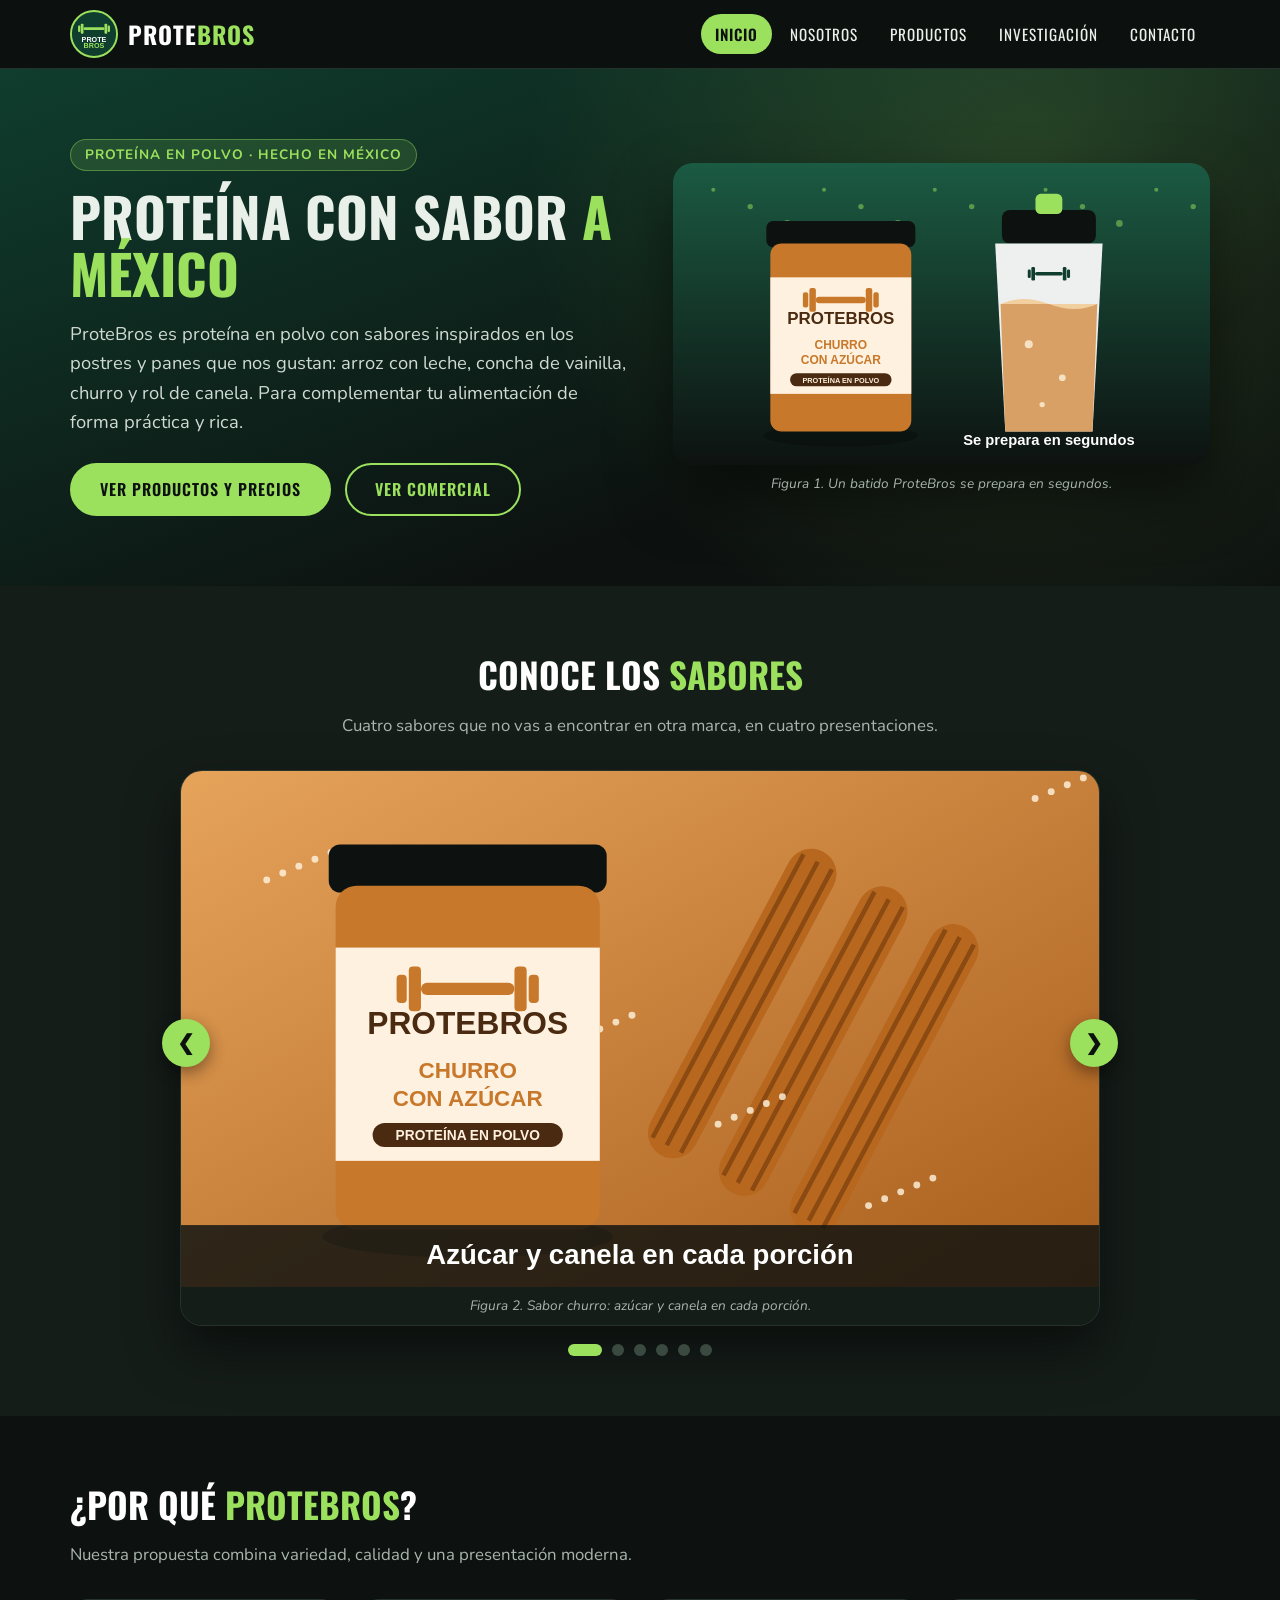
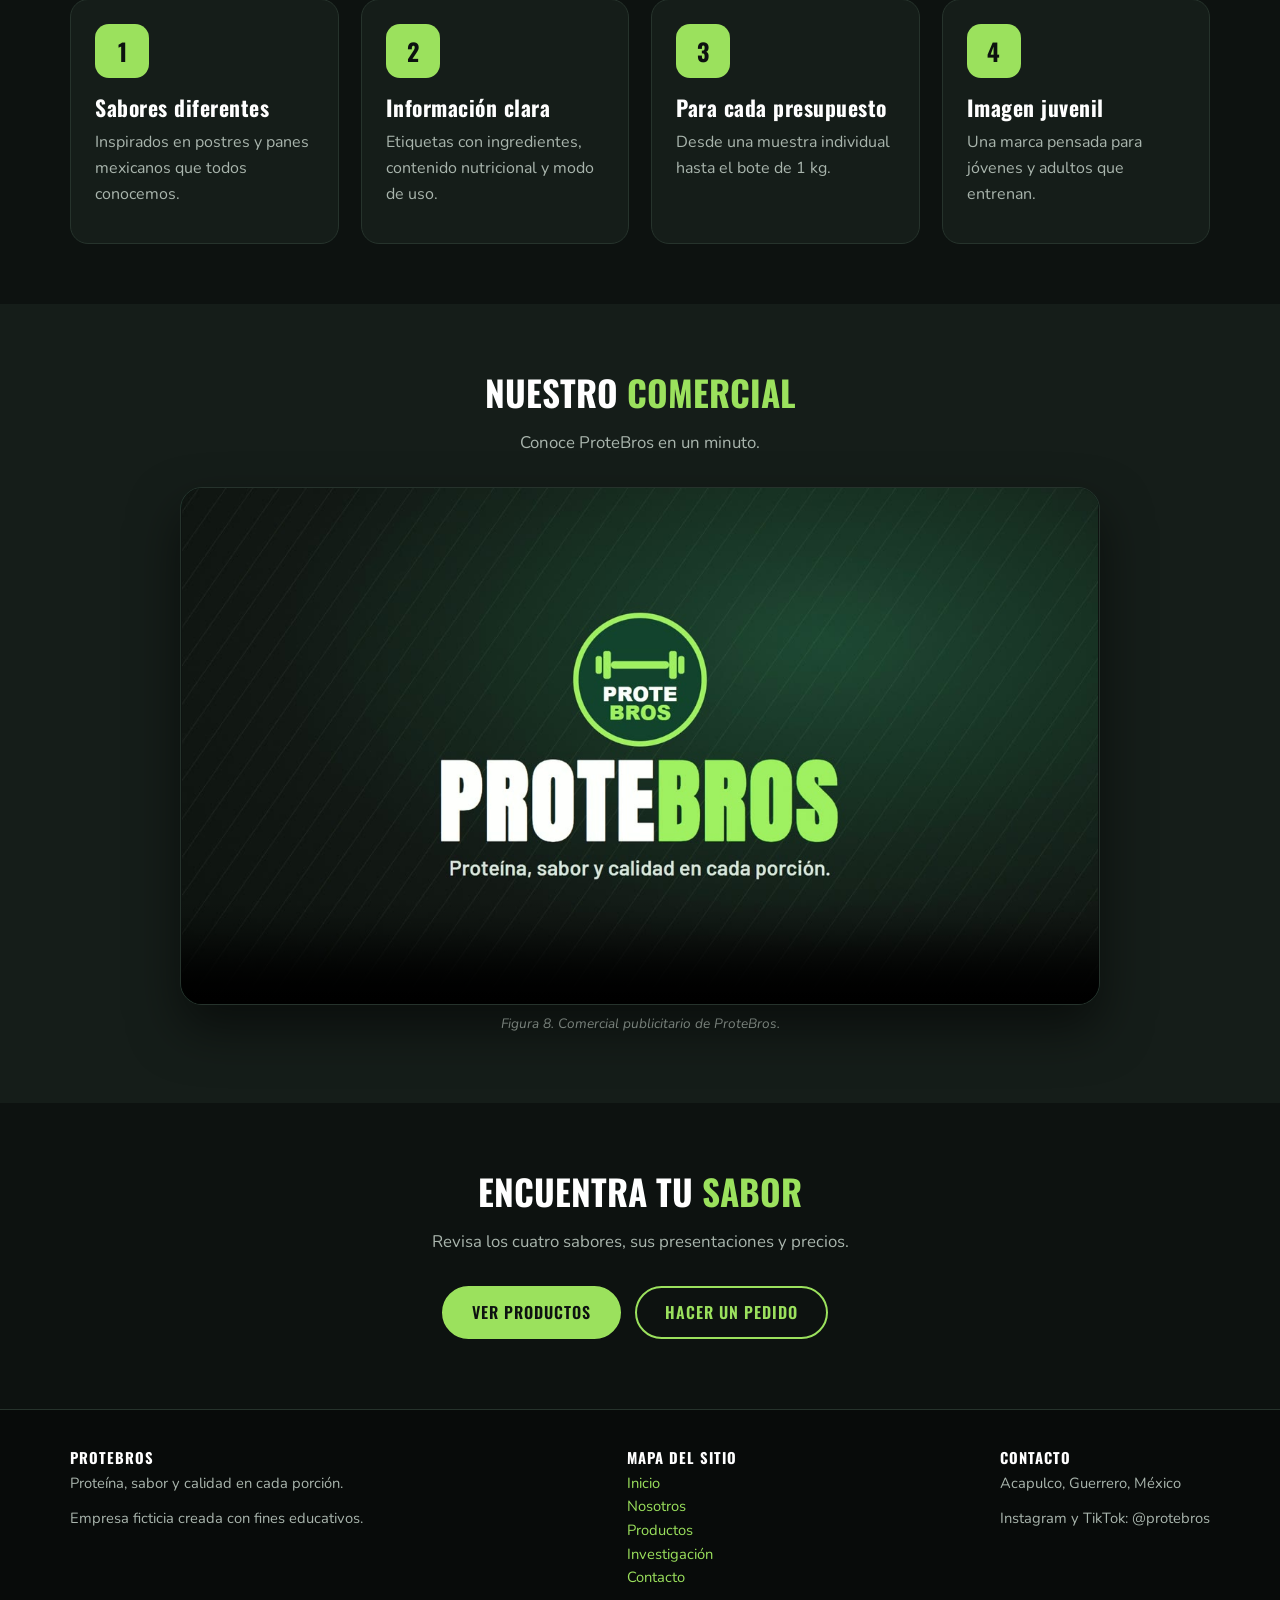
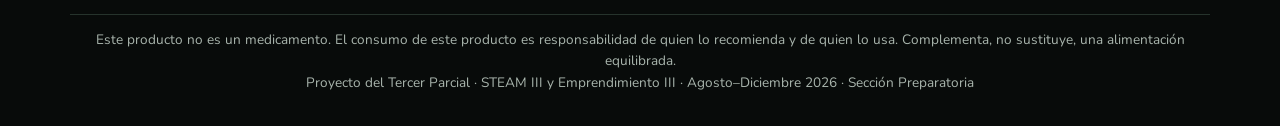
<file: Pagina-web-ProteBros/index.html>
<!DOCTYPE html>
<html lang="es">
<head>
  <meta charset="UTF-8">
  <meta name="viewport" content="width=device-width, initial-scale=1.0">
  <meta name="description" content="ProteBros: proteína en polvo con sabores inspirados en postres y panes mexicanos.">
  <title>Inicio | ProteBros</title>
  <link rel="icon" type="image/svg+xml" href="img/logo.svg">
  <link rel="preconnect" href="https://fonts.googleapis.com">
  <link rel="preconnect" href="https://fonts.gstatic.com" crossorigin>
  <link rel="stylesheet" href="https://fonts.googleapis.com/css2?family=Oswald:wght@500;600;700&family=Nunito:wght@400;600;700&display=swap">
  <link rel="stylesheet" href="css/estilos.css">
</head>
<body>
  <header class="sitio">
    <div class="contenedor">
      <a class="marca" href="index.html" aria-label="ProteBros, ir al inicio">
        <img src="img/logo.svg" alt="Logotipo de ProteBros">
        <span>PROTE<b>BROS</b></span>
      </a>
      <nav aria-label="Navegación principal">
        <ul>
        <li><a href="index.html" class="activo" aria-current="page">Inicio</a></li>
        <li><a href="nosotros.html">Nosotros</a></li>
        <li><a href="productos.html">Productos</a></li>
        <li><a href="investigacion.html">Investigación</a></li>
        <li><a href="contacto.html">Contacto</a></li>
        </ul>
      </nav>
    </div>
  </header>

  <main>
    <section class="hero">
      <div class="contenedor">
        <div>
          <span class="etiqueta">Proteína en polvo · Hecho en México</span>
          <h1>Proteína con sabor <span>a México</span></h1>
          <p>ProteBros es proteína en polvo con sabores inspirados en los postres y panes que nos gustan: arroz con leche, concha de vainilla, churro y rol de canela. Para complementar tu alimentación de forma práctica y rica.</p>
          <a class="boton" href="productos.html">Ver productos y precios</a>
          <a class="boton secundario" href="#comercial">Ver comercial</a>
        </div>
        <figure>
          <img src="img/batido.svg" alt="Vaso mezclador con batido de proteína junto a un bote ProteBros" width="800" height="450">
          <figcaption>Figura 1. Un batido ProteBros se prepara en segundos.</figcaption>
        </figure>
      </div>
    </section>

    <section class="alterna">
      <div class="contenedor centrado">
        <h2>Conoce los <span>sabores</span></h2>
        <p class="intro">Cuatro sabores que no vas a encontrar en otra marca, en cuatro presentaciones.</p>
        <div class="carrusel" aria-roledescription="carrusel" aria-label="Sabores y presentaciones de ProteBros">
          <div class="carrusel-ventana">
            <div class="carrusel-pista">
              <figure class="diapositiva">
                <img src="img/sabor-churro.svg" alt="Bote de proteína ProteBros sabor churro" width="800" height="450">
                <figcaption>Figura 2. Sabor churro: azúcar y canela en cada porción.</figcaption>
              </figure>
              <figure class="diapositiva">
                <img src="img/sabor-concha.svg" alt="Bote de proteína ProteBros sabor concha de vainilla" width="800" height="450">
                <figcaption>Figura 3. Sabor concha de vainilla: el pan dulce de siempre.</figcaption>
              </figure>
              <figure class="diapositiva">
                <img src="img/sabor-arroz.svg" alt="Bote de proteína ProteBros sabor arroz con leche" width="800" height="450">
                <figcaption>Figura 4. Sabor arroz con leche: el postre de la abuela.</figcaption>
              </figure>
              <figure class="diapositiva">
                <img src="img/sabor-rol.svg" alt="Bote de proteína ProteBros sabor rol de canela" width="800" height="450">
                <figcaption>Figura 5. Sabor rol de canela: canela y glaseado.</figcaption>
              </figure>
              <figure class="diapositiva">
                <img src="img/presentaciones.svg" alt="Presentaciones de ProteBros: muestra, 300 g, 500 g y 1 kg" width="800" height="450">
                <figcaption>Figura 6. Cuatro presentaciones para cada presupuesto.</figcaption>
              </figure>
              <figure class="diapositiva">
                <img src="img/batido.svg" alt="Vaso mezclador con batido de proteína junto a un bote ProteBros" width="800" height="450">
                <figcaption>Figura 7. Se prepara en segundos con agua o leche.</figcaption>
              </figure>
            </div>
          </div>
          <button type="button" class="carrusel-boton carrusel-anterior" aria-label="Imagen anterior">&#10094;</button>
          <button type="button" class="carrusel-boton carrusel-siguiente" aria-label="Imagen siguiente">&#10095;</button>
          <div class="carrusel-puntos"></div>
        </div>
      </div>
    </section>

    <section>
      <div class="contenedor">
        <h2>¿Por qué <span>ProteBros</span>?</h2>
        <p class="intro">Nuestra propuesta combina variedad, calidad y una presentación moderna.</p>
        <div class="rejilla">
          <article class="tarjeta"><div class="icono">1</div><h3>Sabores diferentes</h3><p>Inspirados en postres y panes mexicanos que todos conocemos.</p></article>
          <article class="tarjeta"><div class="icono">2</div><h3>Información clara</h3><p>Etiquetas con ingredientes, contenido nutricional y modo de uso.</p></article>
          <article class="tarjeta"><div class="icono">3</div><h3>Para cada presupuesto</h3><p>Desde una muestra individual hasta el bote de 1 kg.</p></article>
          <article class="tarjeta"><div class="icono">4</div><h3>Imagen juvenil</h3><p>Una marca pensada para jóvenes y adultos que entrenan.</p></article>
        </div>
      </div>
    </section>

    <section id="comercial" class="alterna">
      <div class="contenedor centrado">
        <h2>Nuestro <span>comercial</span></h2>
        <p class="intro">Conoce ProteBros en un minuto.</p>
        <figure class="video">
          <div class="video-marco">
            <video controls preload="metadata" poster="video/portada.jpg" playsinline>
              <source src="video/comercial.mp4" type="video/mp4">
              Tu navegador no puede reproducir el video.
            </video>
          </div>
          <figcaption>Figura 8. Comercial publicitario de ProteBros.</figcaption>
        </figure>
      </div>
    </section>

    <section>
      <div class="contenedor centrado">
        <h2>Encuentra tu <span>sabor</span></h2>
        <p class="intro">Revisa los cuatro sabores, sus presentaciones y precios.</p>
        <a class="boton" href="productos.html">Ver productos</a>
        <a class="boton secundario" href="contacto.html">Hacer un pedido</a>
      </div>
    </section>

  </main>

  <footer class="sitio">
    <div class="contenedor">
      <div>
        <strong>ProteBros</strong>
        <p>Proteína, sabor y calidad en cada porción.</p>
        <p>Empresa ficticia creada con fines educativos.</p>
      </div>
      <div>
        <strong>Mapa del sitio</strong>
        <ul>
          <li><a href="index.html">Inicio</a></li>
          <li><a href="nosotros.html">Nosotros</a></li>
          <li><a href="productos.html">Productos</a></li>
          <li><a href="investigacion.html">Investigación</a></li>
          <li><a href="contacto.html">Contacto</a></li>
        </ul>
      </div>
      <div>
        <strong>Contacto</strong>
        <p>Acapulco, Guerrero, México</p>
        <p>Instagram y TikTok: @protebros</p>
      </div>
      <p class="legal">Este producto no es un medicamento. El consumo de este producto es responsabilidad de quien lo recomienda y de quien lo usa. Complementa, no sustituye, una alimentación equilibrada.<br>Proyecto del Tercer Parcial &middot; STEAM III y Emprendimiento III &middot; Agosto&ndash;Diciembre 2026 &middot; Sección Preparatoria</p>
    </div>
  </footer>
  <script src="js/carrusel.js"></script>
</body>
</html>
</file>
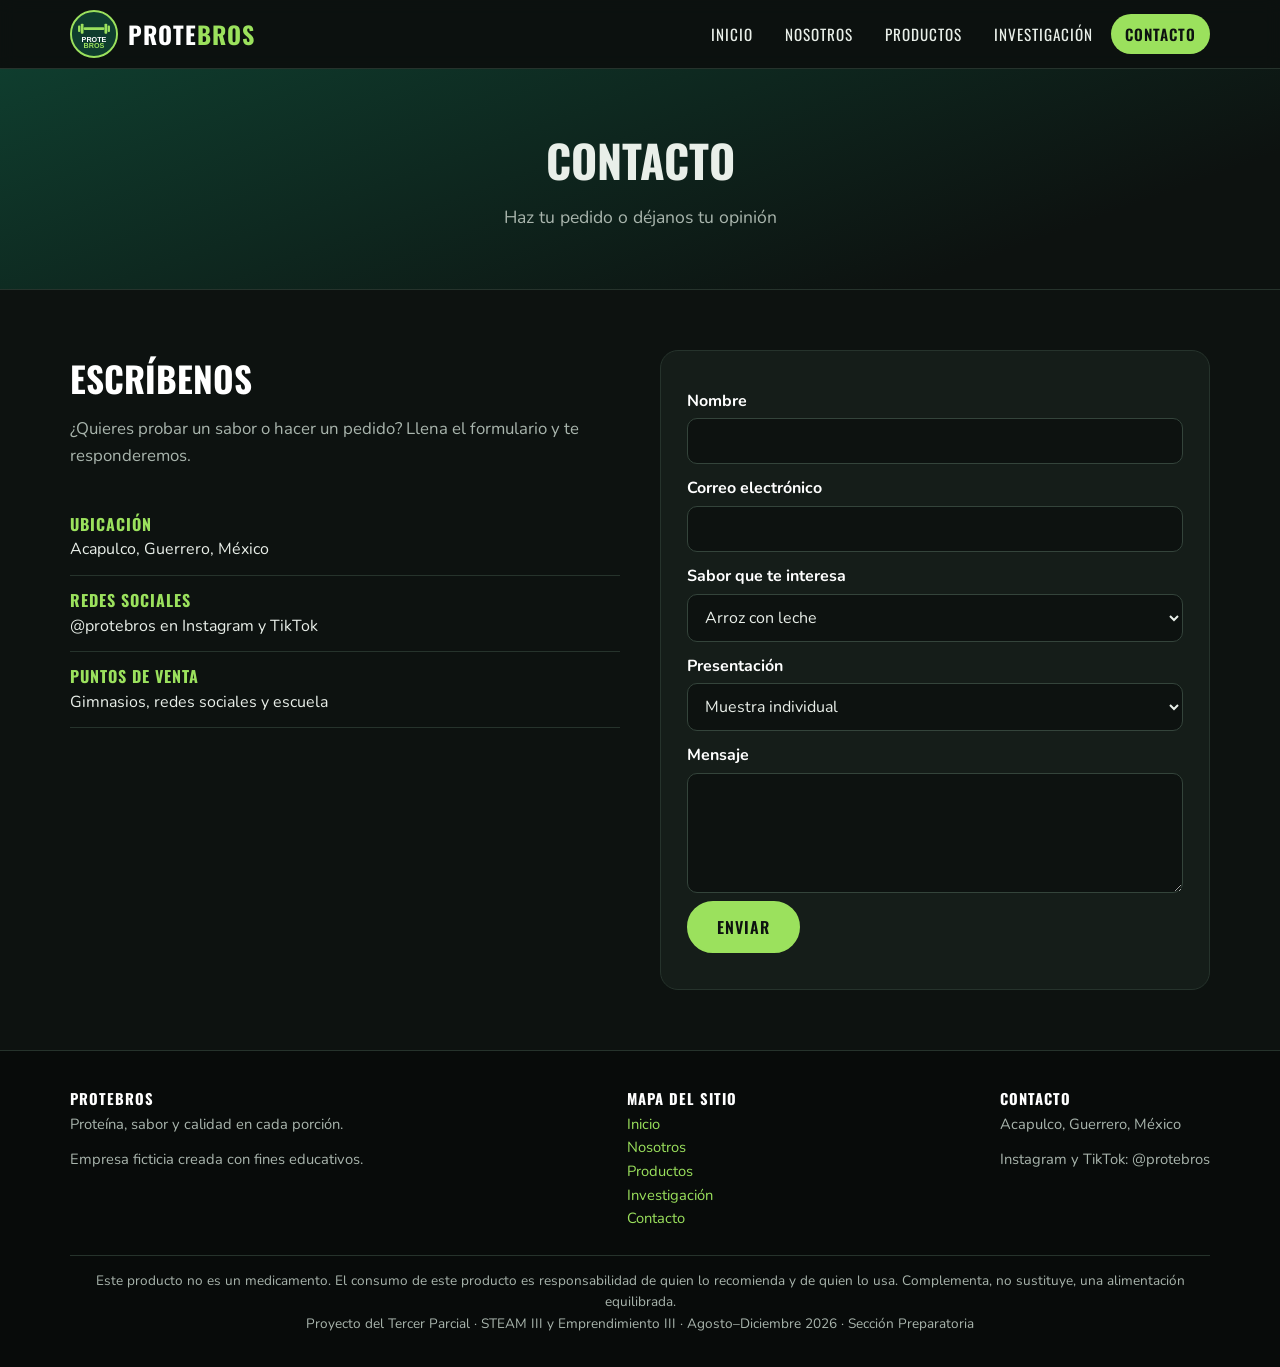
<file: Pagina-web-ProteBros/contacto.html>
<!DOCTYPE html>
<html lang="es">
<head>
  <meta charset="UTF-8">
  <meta name="viewport" content="width=device-width, initial-scale=1.0">
  <meta name="description" content="Contacta a ProteBros para pedidos y comentarios.">
  <title>Contacto | ProteBros</title>
  <link rel="icon" type="image/svg+xml" href="img/logo.svg">
  <link rel="preconnect" href="https://fonts.googleapis.com">
  <link rel="preconnect" href="https://fonts.gstatic.com" crossorigin>
  <link rel="stylesheet" href="https://fonts.googleapis.com/css2?family=Oswald:wght@500;600;700&family=Nunito:wght@400;600;700&display=swap">
  <link rel="stylesheet" href="css/estilos.css">
</head>
<body>
  <header class="sitio">
    <div class="contenedor">
      <a class="marca" href="index.html" aria-label="ProteBros, ir al inicio">
        <img src="img/logo.svg" alt="Logotipo de ProteBros">
        <span>PROTE<b>BROS</b></span>
      </a>
      <nav aria-label="Navegación principal">
        <ul>
        <li><a href="index.html">Inicio</a></li>
        <li><a href="nosotros.html">Nosotros</a></li>
        <li><a href="productos.html">Productos</a></li>
        <li><a href="investigacion.html">Investigación</a></li>
        <li><a href="contacto.html" class="activo" aria-current="page">Contacto</a></li>
        </ul>
      </nav>
    </div>
  </header>

  <main>
    <div class="titulo-pagina">
      <div class="contenedor">
        <h1>Contacto</h1>
        <p>Haz tu pedido o déjanos tu opinión</p>
      </div>
    </div>

    <section>
      <div class="contenedor dos-columnas" style="align-items:start">
        <div>
          <h2>Escríbenos</h2>
          <p class="intro">¿Quieres probar un sabor o hacer un pedido? Llena el formulario y te responderemos.</p>
          <ul class="datos">
            <li><strong>Ubicación</strong>Acapulco, Guerrero, México</li>
            <li><strong>Redes sociales</strong>@protebros en Instagram y TikTok</li>
            <li><strong>Puntos de venta</strong>Gimnasios, redes sociales y escuela</li>
          </ul>
        </div>
        <form action="#" method="post" onsubmit="alert('¡Gracias! Este formulario es de demostración.'); return false;">
          <label for="nombre">Nombre</label>
          <input id="nombre" name="nombre" type="text" required>
          <label for="correo">Correo electrónico</label>
          <input id="correo" name="correo" type="email" required>
          <label for="sabor">Sabor que te interesa</label>
          <select id="sabor" name="sabor">
            <option>Arroz con leche</option>
            <option>Concha de vainilla</option>
            <option>Churro</option>
            <option>Rol de canela</option>
          </select>
          <label for="presentacion">Presentación</label>
          <select id="presentacion" name="presentacion">
            <option>Muestra individual</option>
            <option>Envase de 300 g</option>
            <option>Envase de 500 g</option>
            <option>Envase de 1 kg</option>
          </select>
          <label for="mensaje">Mensaje</label>
          <textarea id="mensaje" name="mensaje"></textarea>
          <button class="boton" type="submit">Enviar</button>
        </form>
      </div>
    </section>

  </main>

  <footer class="sitio">
    <div class="contenedor">
      <div>
        <strong>ProteBros</strong>
        <p>Proteína, sabor y calidad en cada porción.</p>
        <p>Empresa ficticia creada con fines educativos.</p>
      </div>
      <div>
        <strong>Mapa del sitio</strong>
        <ul>
          <li><a href="index.html">Inicio</a></li>
          <li><a href="nosotros.html">Nosotros</a></li>
          <li><a href="productos.html">Productos</a></li>
          <li><a href="investigacion.html">Investigación</a></li>
          <li><a href="contacto.html">Contacto</a></li>
        </ul>
      </div>
      <div>
        <strong>Contacto</strong>
        <p>Acapulco, Guerrero, México</p>
        <p>Instagram y TikTok: @protebros</p>
      </div>
      <p class="legal">Este producto no es un medicamento. El consumo de este producto es responsabilidad de quien lo recomienda y de quien lo usa. Complementa, no sustituye, una alimentación equilibrada.<br>Proyecto del Tercer Parcial &middot; STEAM III y Emprendimiento III &middot; Agosto&ndash;Diciembre 2026 &middot; Sección Preparatoria</p>
    </div>
  </footer>
</body>
</html>
</file>
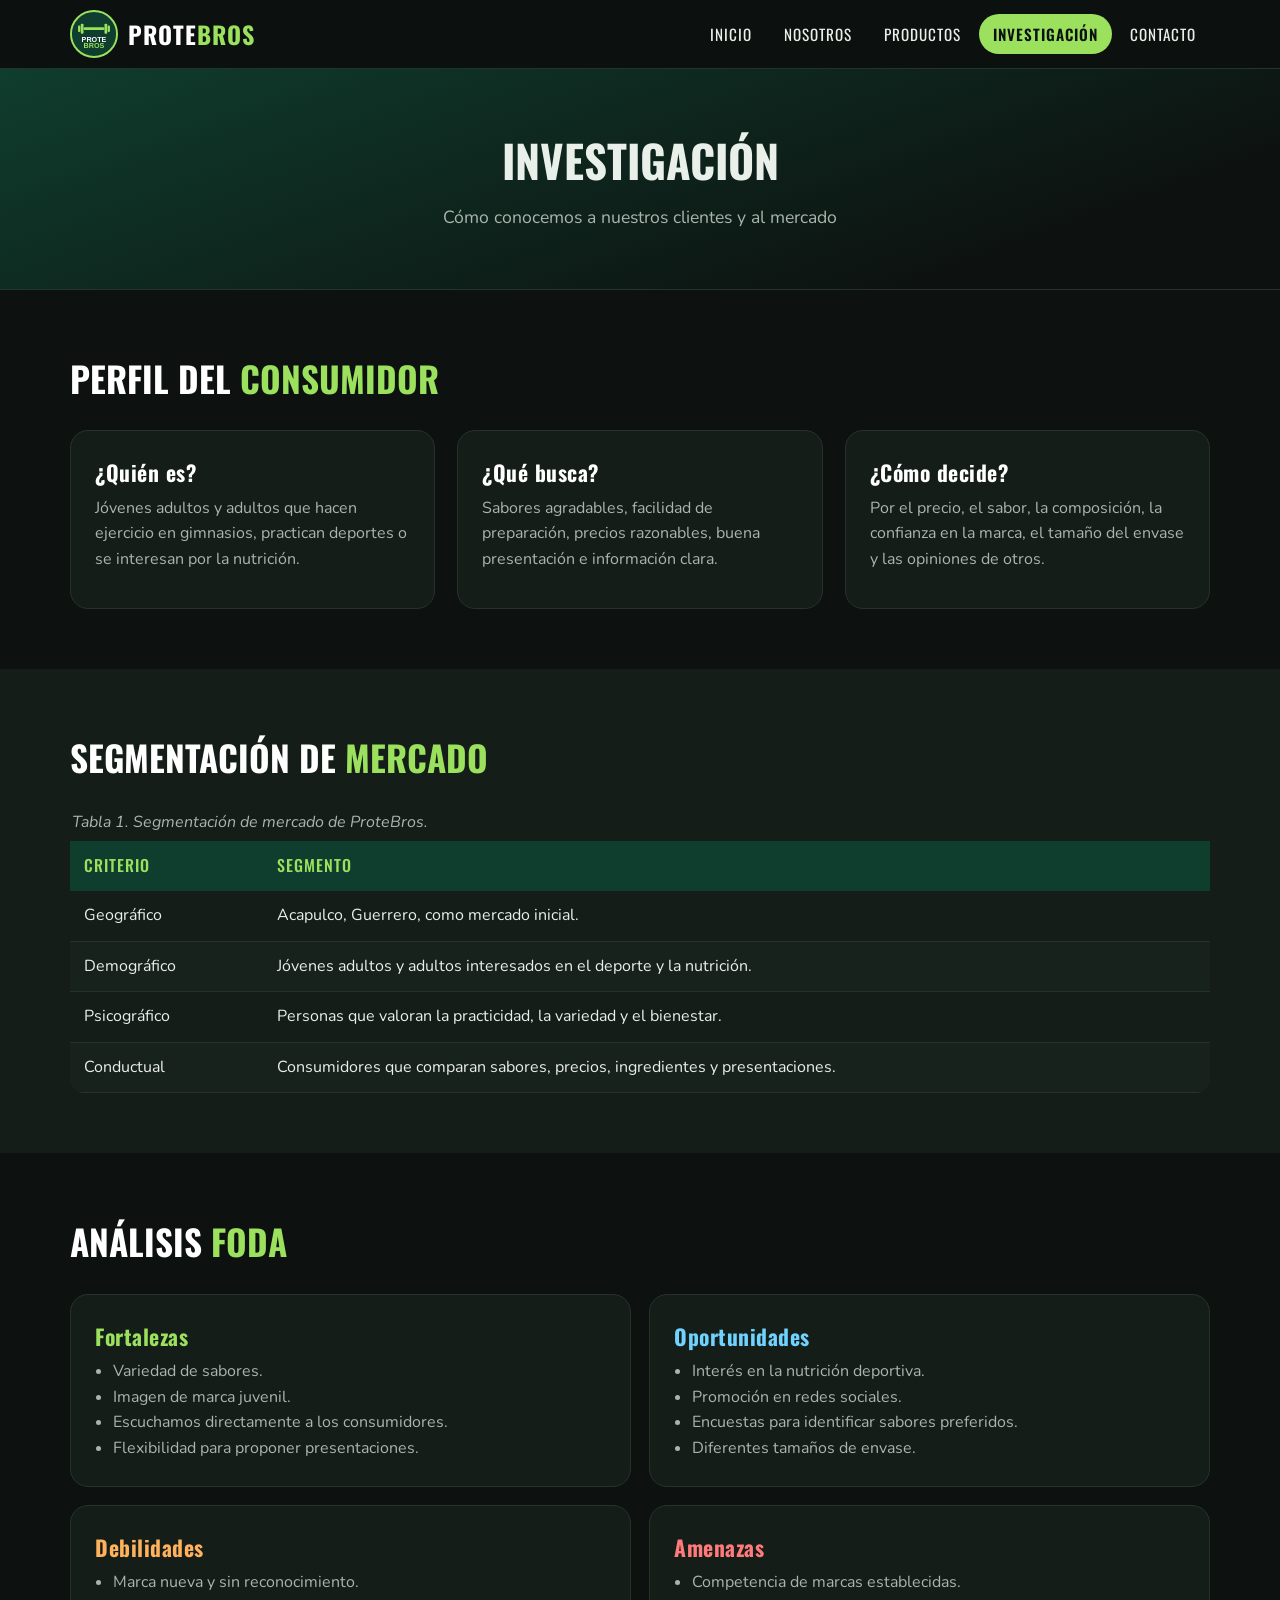
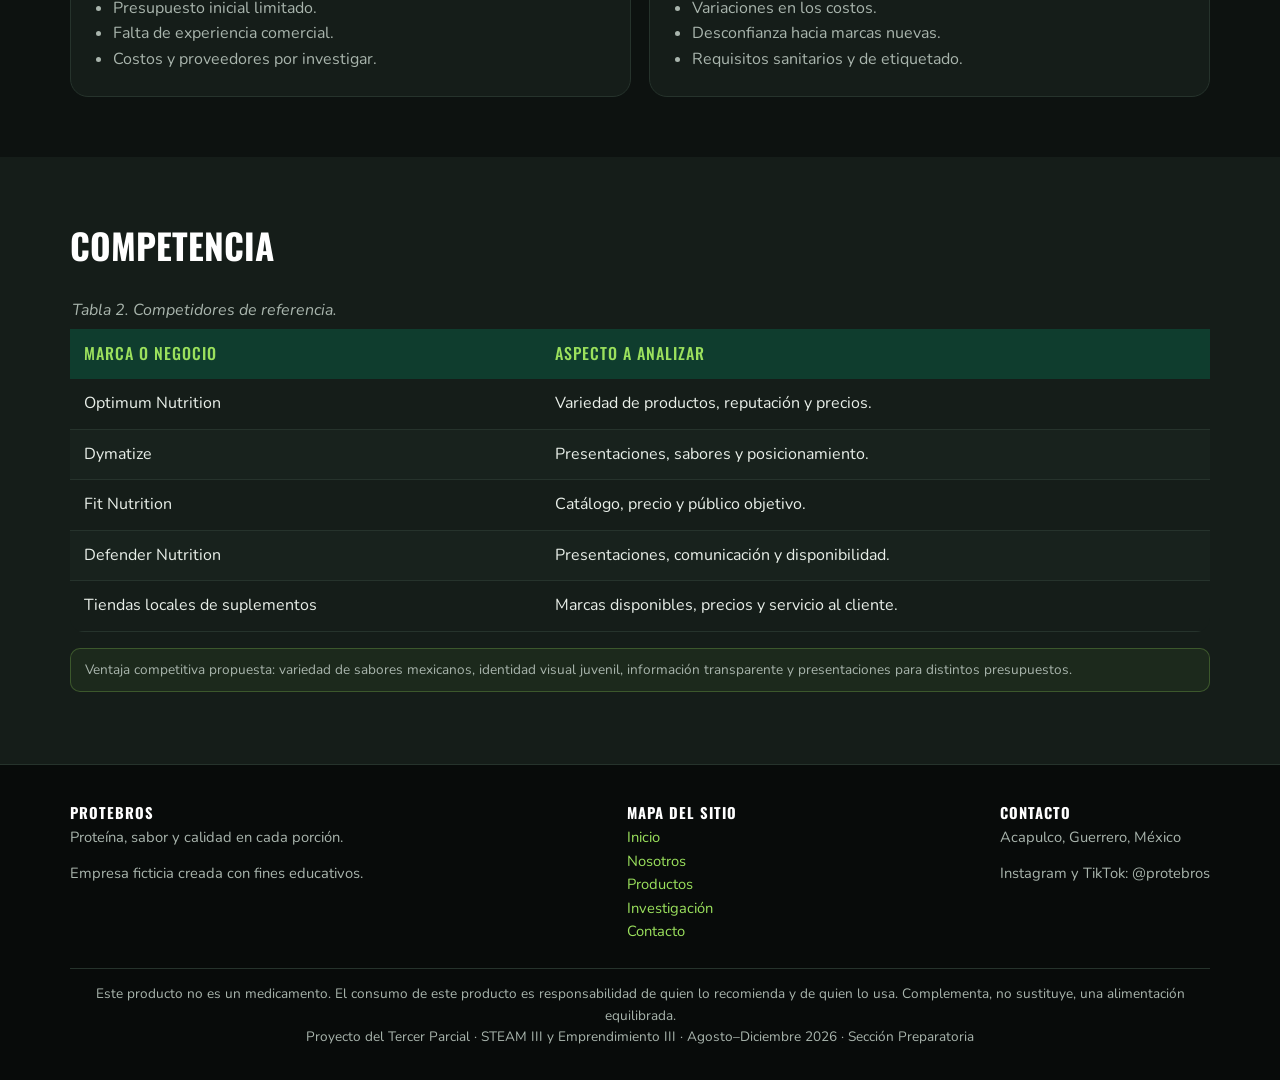
<file: Pagina-web-ProteBros/investigacion.html>
<!DOCTYPE html>
<html lang="es">
<head>
  <meta charset="UTF-8">
  <meta name="viewport" content="width=device-width, initial-scale=1.0">
  <meta name="description" content="Perfil del consumidor, segmentación, FODA y competencia de ProteBros.">
  <title>Investigación | ProteBros</title>
  <link rel="icon" type="image/svg+xml" href="img/logo.svg">
  <link rel="preconnect" href="https://fonts.googleapis.com">
  <link rel="preconnect" href="https://fonts.gstatic.com" crossorigin>
  <link rel="stylesheet" href="https://fonts.googleapis.com/css2?family=Oswald:wght@500;600;700&family=Nunito:wght@400;600;700&display=swap">
  <link rel="stylesheet" href="css/estilos.css">
</head>
<body>
  <header class="sitio">
    <div class="contenedor">
      <a class="marca" href="index.html" aria-label="ProteBros, ir al inicio">
        <img src="img/logo.svg" alt="Logotipo de ProteBros">
        <span>PROTE<b>BROS</b></span>
      </a>
      <nav aria-label="Navegación principal">
        <ul>
        <li><a href="index.html">Inicio</a></li>
        <li><a href="nosotros.html">Nosotros</a></li>
        <li><a href="productos.html">Productos</a></li>
        <li><a href="investigacion.html" class="activo" aria-current="page">Investigación</a></li>
        <li><a href="contacto.html">Contacto</a></li>
        </ul>
      </nav>
    </div>
  </header>

  <main>
    <div class="titulo-pagina">
      <div class="contenedor">
        <h1>Investigación</h1>
        <p>Cómo conocemos a nuestros clientes y al mercado</p>
      </div>
    </div>

    <section>
      <div class="contenedor">
        <h2>Perfil del <span>consumidor</span></h2>
        <div class="rejilla" style="margin-top:24px">
          <article class="tarjeta"><h3>¿Quién es?</h3><p>Jóvenes adultos y adultos que hacen ejercicio en gimnasios, practican deportes o se interesan por la nutrición.</p></article>
          <article class="tarjeta"><h3>¿Qué busca?</h3><p>Sabores agradables, facilidad de preparación, precios razonables, buena presentación e información clara.</p></article>
          <article class="tarjeta"><h3>¿Cómo decide?</h3><p>Por el precio, el sabor, la composición, la confianza en la marca, el tamaño del envase y las opiniones de otros.</p></article>
        </div>
      </div>
    </section>

    <section class="alterna">
      <div class="contenedor">
        <h2>Segmentación de <span>mercado</span></h2>
        <table>
          <caption>Tabla 1. Segmentación de mercado de ProteBros.</caption>
          <thead><tr><th scope="col">Criterio</th><th scope="col">Segmento</th></tr></thead>
          <tbody>
            <tr><td>Geográfico</td><td>Acapulco, Guerrero, como mercado inicial.</td></tr>
            <tr><td>Demográfico</td><td>Jóvenes adultos y adultos interesados en el deporte y la nutrición.</td></tr>
            <tr><td>Psicográfico</td><td>Personas que valoran la practicidad, la variedad y el bienestar.</td></tr>
            <tr><td>Conductual</td><td>Consumidores que comparan sabores, precios, ingredientes y presentaciones.</td></tr>
          </tbody>
        </table>
      </div>
    </section>

    <section>
      <div class="contenedor">
        <h2>Análisis <span>FODA</span></h2>
        <div class="foda" style="margin-top:24px">
          <article class="tarjeta f"><h3>Fortalezas</h3><ul><li>Variedad de sabores.</li><li>Imagen de marca juvenil.</li><li>Escuchamos directamente a los consumidores.</li><li>Flexibilidad para proponer presentaciones.</li></ul></article>
          <article class="tarjeta o"><h3>Oportunidades</h3><ul><li>Interés en la nutrición deportiva.</li><li>Promoción en redes sociales.</li><li>Encuestas para identificar sabores preferidos.</li><li>Diferentes tamaños de envase.</li></ul></article>
          <article class="tarjeta d"><h3>Debilidades</h3><ul><li>Marca nueva y sin reconocimiento.</li><li>Presupuesto inicial limitado.</li><li>Falta de experiencia comercial.</li><li>Costos y proveedores por investigar.</li></ul></article>
          <article class="tarjeta a"><h3>Amenazas</h3><ul><li>Competencia de marcas establecidas.</li><li>Variaciones en los costos.</li><li>Desconfianza hacia marcas nuevas.</li><li>Requisitos sanitarios y de etiquetado.</li></ul></article>
        </div>
      </div>
    </section>

    <section class="alterna">
      <div class="contenedor">
        <h2>Competencia</h2>
        <table>
          <caption>Tabla 2. Competidores de referencia.</caption>
          <thead><tr><th scope="col">Marca o negocio</th><th scope="col">Aspecto a analizar</th></tr></thead>
          <tbody>
            <tr><td>Optimum Nutrition</td><td>Variedad de productos, reputación y precios.</td></tr>
            <tr><td>Dymatize</td><td>Presentaciones, sabores y posicionamiento.</td></tr>
            <tr><td>Fit Nutrition</td><td>Catálogo, precio y público objetivo.</td></tr>
            <tr><td>Defender Nutrition</td><td>Presentaciones, comunicación y disponibilidad.</td></tr>
            <tr><td>Tiendas locales de suplementos</td><td>Marcas disponibles, precios y servicio al cliente.</td></tr>
          </tbody>
        </table>
        <p class="nota">Ventaja competitiva propuesta: variedad de sabores mexicanos, identidad visual juvenil, información transparente y presentaciones para distintos presupuestos.</p>
      </div>
    </section>

  </main>

  <footer class="sitio">
    <div class="contenedor">
      <div>
        <strong>ProteBros</strong>
        <p>Proteína, sabor y calidad en cada porción.</p>
        <p>Empresa ficticia creada con fines educativos.</p>
      </div>
      <div>
        <strong>Mapa del sitio</strong>
        <ul>
          <li><a href="index.html">Inicio</a></li>
          <li><a href="nosotros.html">Nosotros</a></li>
          <li><a href="productos.html">Productos</a></li>
          <li><a href="investigacion.html">Investigación</a></li>
          <li><a href="contacto.html">Contacto</a></li>
        </ul>
      </div>
      <div>
        <strong>Contacto</strong>
        <p>Acapulco, Guerrero, México</p>
        <p>Instagram y TikTok: @protebros</p>
      </div>
      <p class="legal">Este producto no es un medicamento. El consumo de este producto es responsabilidad de quien lo recomienda y de quien lo usa. Complementa, no sustituye, una alimentación equilibrada.<br>Proyecto del Tercer Parcial &middot; STEAM III y Emprendimiento III &middot; Agosto&ndash;Diciembre 2026 &middot; Sección Preparatoria</p>
    </div>
  </footer>
</body>
</html>
</file>
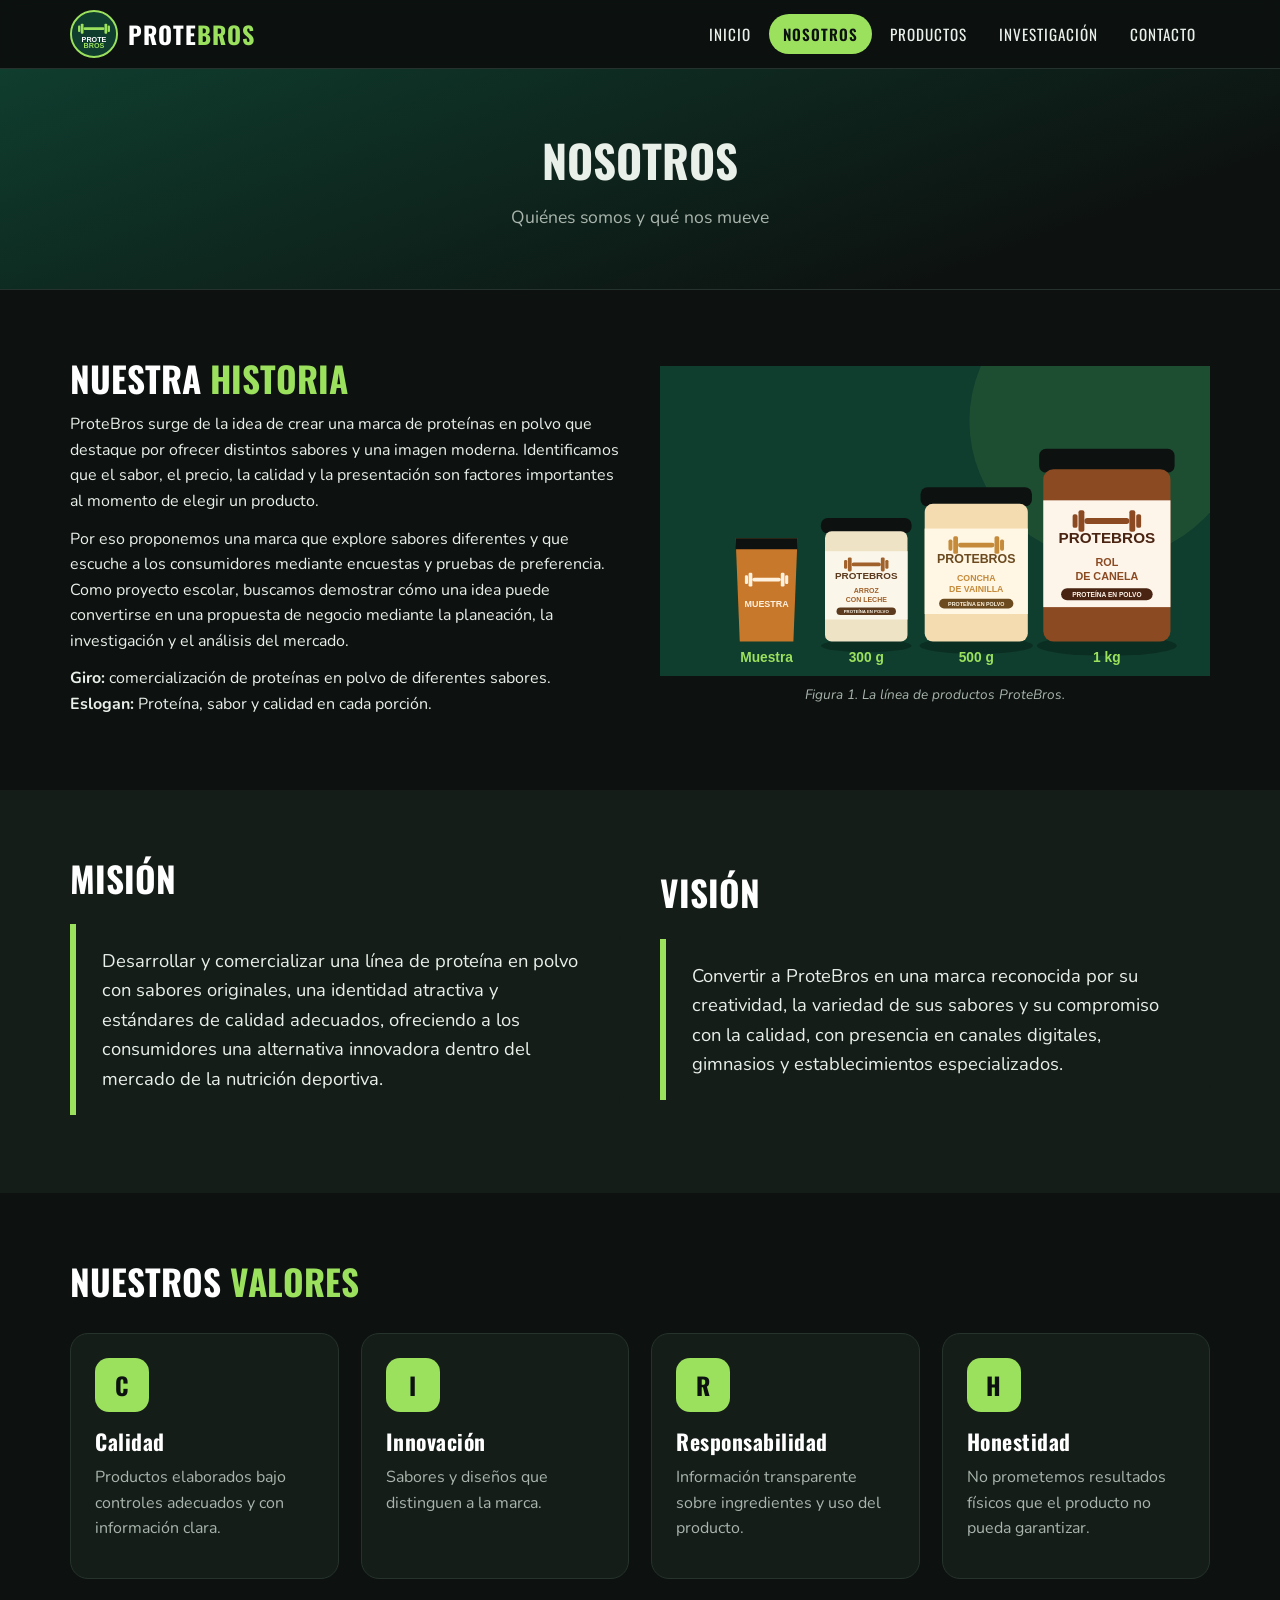
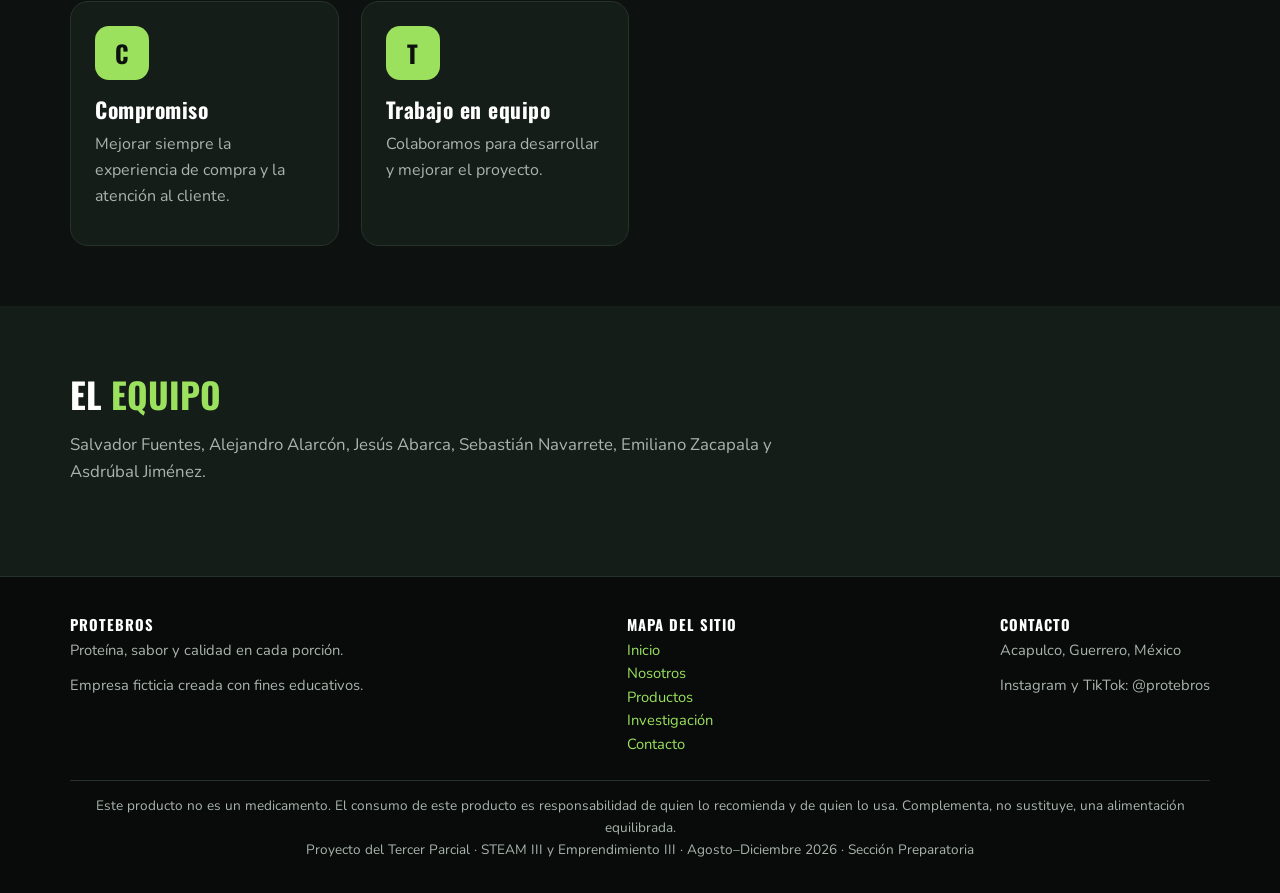
<file: Pagina-web-ProteBros/nosotros.html>
<!DOCTYPE html>
<html lang="es">
<head>
  <meta charset="UTF-8">
  <meta name="viewport" content="width=device-width, initial-scale=1.0">
  <meta name="description" content="Historia, misión, visión y valores de ProteBros.">
  <title>Nosotros | ProteBros</title>
  <link rel="icon" type="image/svg+xml" href="img/logo.svg">
  <link rel="preconnect" href="https://fonts.googleapis.com">
  <link rel="preconnect" href="https://fonts.gstatic.com" crossorigin>
  <link rel="stylesheet" href="https://fonts.googleapis.com/css2?family=Oswald:wght@500;600;700&family=Nunito:wght@400;600;700&display=swap">
  <link rel="stylesheet" href="css/estilos.css">
</head>
<body>
  <header class="sitio">
    <div class="contenedor">
      <a class="marca" href="index.html" aria-label="ProteBros, ir al inicio">
        <img src="img/logo.svg" alt="Logotipo de ProteBros">
        <span>PROTE<b>BROS</b></span>
      </a>
      <nav aria-label="Navegación principal">
        <ul>
        <li><a href="index.html">Inicio</a></li>
        <li><a href="nosotros.html" class="activo" aria-current="page">Nosotros</a></li>
        <li><a href="productos.html">Productos</a></li>
        <li><a href="investigacion.html">Investigación</a></li>
        <li><a href="contacto.html">Contacto</a></li>
        </ul>
      </nav>
    </div>
  </header>

  <main>
    <div class="titulo-pagina">
      <div class="contenedor">
        <h1>Nosotros</h1>
        <p>Quiénes somos y qué nos mueve</p>
      </div>
    </div>

    <section>
      <div class="contenedor dos-columnas">
        <div>
          <h2>Nuestra <span>historia</span></h2>
          <p>ProteBros surge de la idea de crear una marca de proteínas en polvo que destaque por ofrecer distintos sabores y una imagen moderna. Identificamos que el sabor, el precio, la calidad y la presentación son factores importantes al momento de elegir un producto.</p>
          <p>Por eso proponemos una marca que explore sabores diferentes y que escuche a los consumidores mediante encuestas y pruebas de preferencia. Como proyecto escolar, buscamos demostrar cómo una idea puede convertirse en una propuesta de negocio mediante la planeación, la investigación y el análisis del mercado.</p>
          <p><strong>Giro:</strong> comercialización de proteínas en polvo de diferentes sabores.<br><strong>Eslogan:</strong> Proteína, sabor y calidad en cada porción.</p>
        </div>
        <figure>
          <img src="img/presentaciones.svg" alt="Presentaciones de ProteBros: muestra, 300 g, 500 g y 1 kg" width="800" height="450">
          <figcaption>Figura 1. La línea de productos ProteBros.</figcaption>
        </figure>
      </div>
    </section>

    <section class="alterna">
      <div class="contenedor">
        <div class="dos-columnas">
          <div>
            <h2>Misión</h2>
            <p class="destacado">Desarrollar y comercializar una línea de proteína en polvo con sabores originales, una identidad atractiva y estándares de calidad adecuados, ofreciendo a los consumidores una alternativa innovadora dentro del mercado de la nutrición deportiva.</p>
          </div>
          <div>
            <h2>Visión</h2>
            <p class="destacado">Convertir a ProteBros en una marca reconocida por su creatividad, la variedad de sus sabores y su compromiso con la calidad, con presencia en canales digitales, gimnasios y establecimientos especializados.</p>
          </div>
        </div>
      </div>
    </section>

    <section>
      <div class="contenedor">
        <h2>Nuestros <span>valores</span></h2>
        <div class="rejilla" style="margin-top:24px">
          <article class="tarjeta"><div class="icono">C</div><h3>Calidad</h3><p>Productos elaborados bajo controles adecuados y con información clara.</p></article>
          <article class="tarjeta"><div class="icono">I</div><h3>Innovación</h3><p>Sabores y diseños que distinguen a la marca.</p></article>
          <article class="tarjeta"><div class="icono">R</div><h3>Responsabilidad</h3><p>Información transparente sobre ingredientes y uso del producto.</p></article>
          <article class="tarjeta"><div class="icono">H</div><h3>Honestidad</h3><p>No prometemos resultados físicos que el producto no pueda garantizar.</p></article>
          <article class="tarjeta"><div class="icono">C</div><h3>Compromiso</h3><p>Mejorar siempre la experiencia de compra y la atención al cliente.</p></article>
          <article class="tarjeta"><div class="icono">T</div><h3>Trabajo en equipo</h3><p>Colaboramos para desarrollar y mejorar el proyecto.</p></article>
        </div>
      </div>
    </section>

    <section class="alterna">
      <div class="contenedor">
        <h2>El <span>equipo</span></h2>
        <p class="intro">Salvador Fuentes, Alejandro Alarcón, Jesús Abarca, Sebastián Navarrete, Emiliano Zacapala y Asdrúbal Jiménez.</p>
      </div>
    </section>

  </main>

  <footer class="sitio">
    <div class="contenedor">
      <div>
        <strong>ProteBros</strong>
        <p>Proteína, sabor y calidad en cada porción.</p>
        <p>Empresa ficticia creada con fines educativos.</p>
      </div>
      <div>
        <strong>Mapa del sitio</strong>
        <ul>
          <li><a href="index.html">Inicio</a></li>
          <li><a href="nosotros.html">Nosotros</a></li>
          <li><a href="productos.html">Productos</a></li>
          <li><a href="investigacion.html">Investigación</a></li>
          <li><a href="contacto.html">Contacto</a></li>
        </ul>
      </div>
      <div>
        <strong>Contacto</strong>
        <p>Acapulco, Guerrero, México</p>
        <p>Instagram y TikTok: @protebros</p>
      </div>
      <p class="legal">Este producto no es un medicamento. El consumo de este producto es responsabilidad de quien lo recomienda y de quien lo usa. Complementa, no sustituye, una alimentación equilibrada.<br>Proyecto del Tercer Parcial &middot; STEAM III y Emprendimiento III &middot; Agosto&ndash;Diciembre 2026 &middot; Sección Preparatoria</p>
    </div>
  </footer>
</body>
</html>
</file>
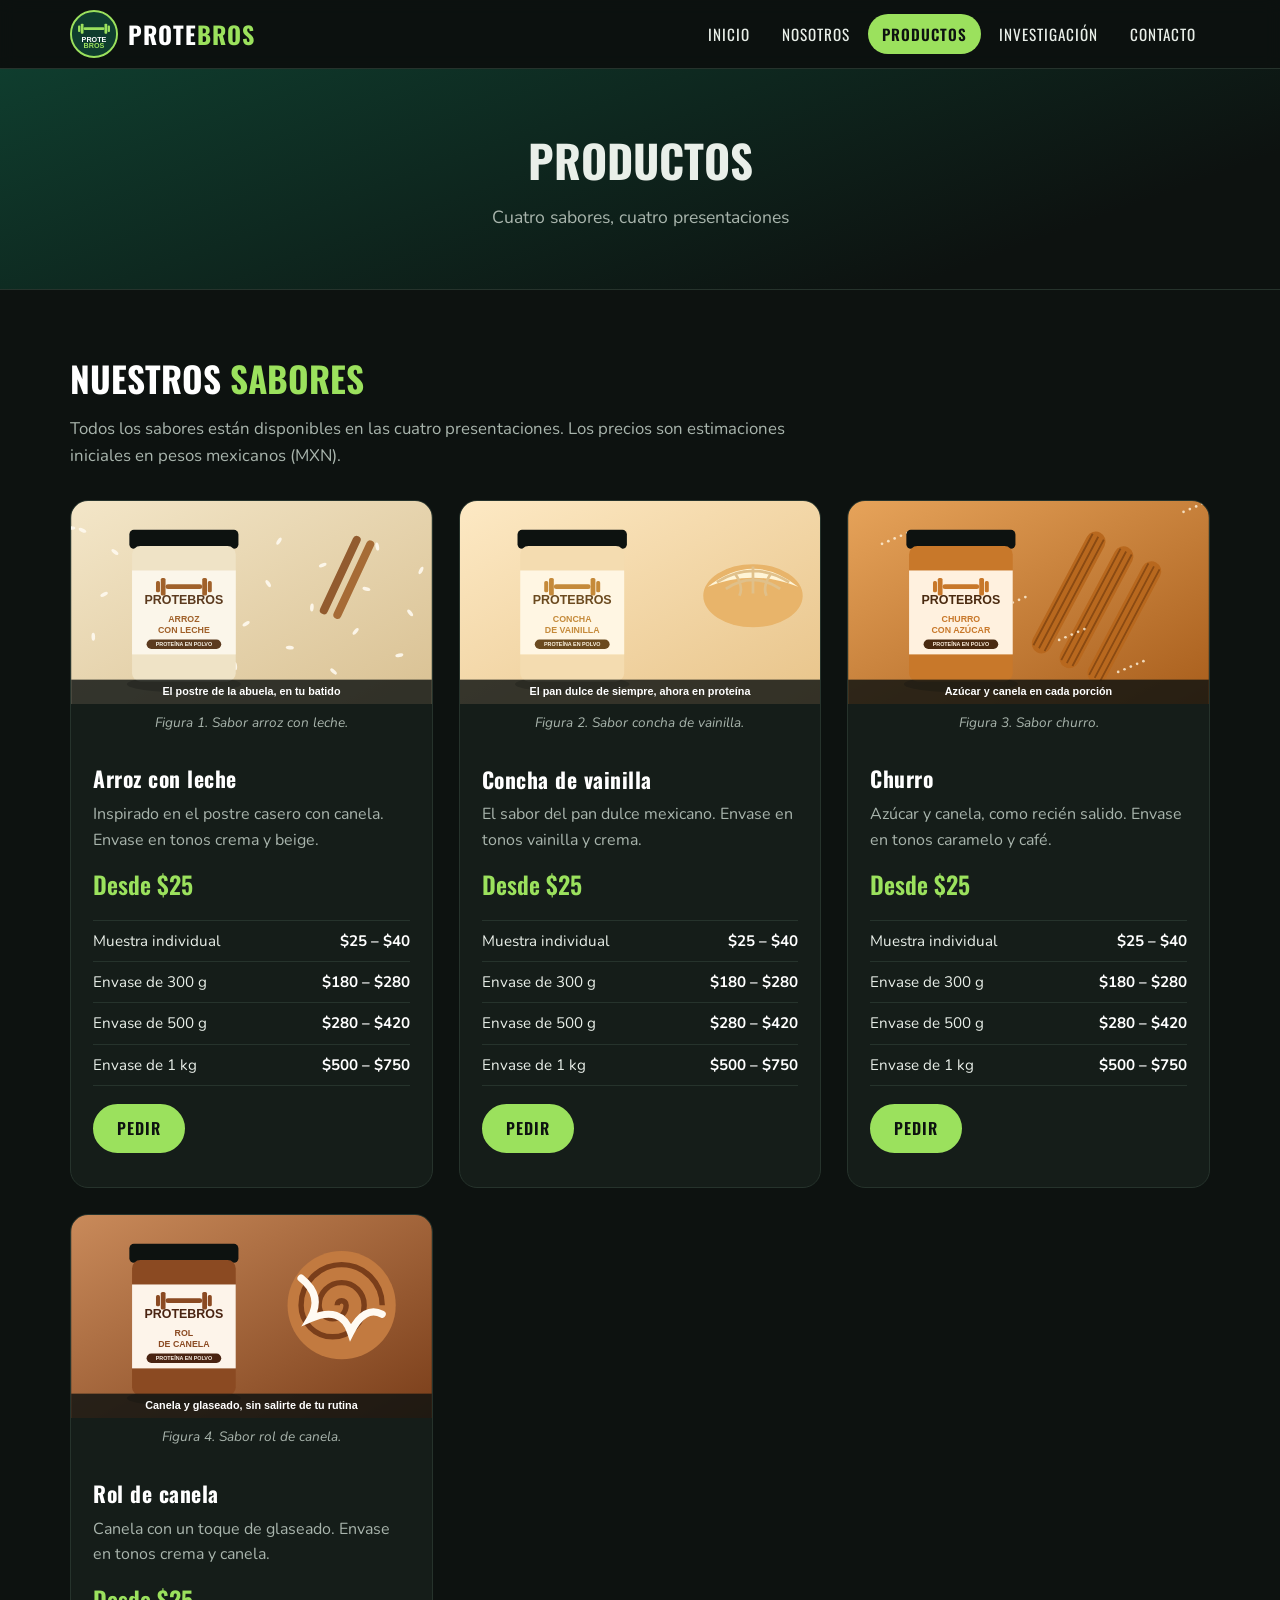
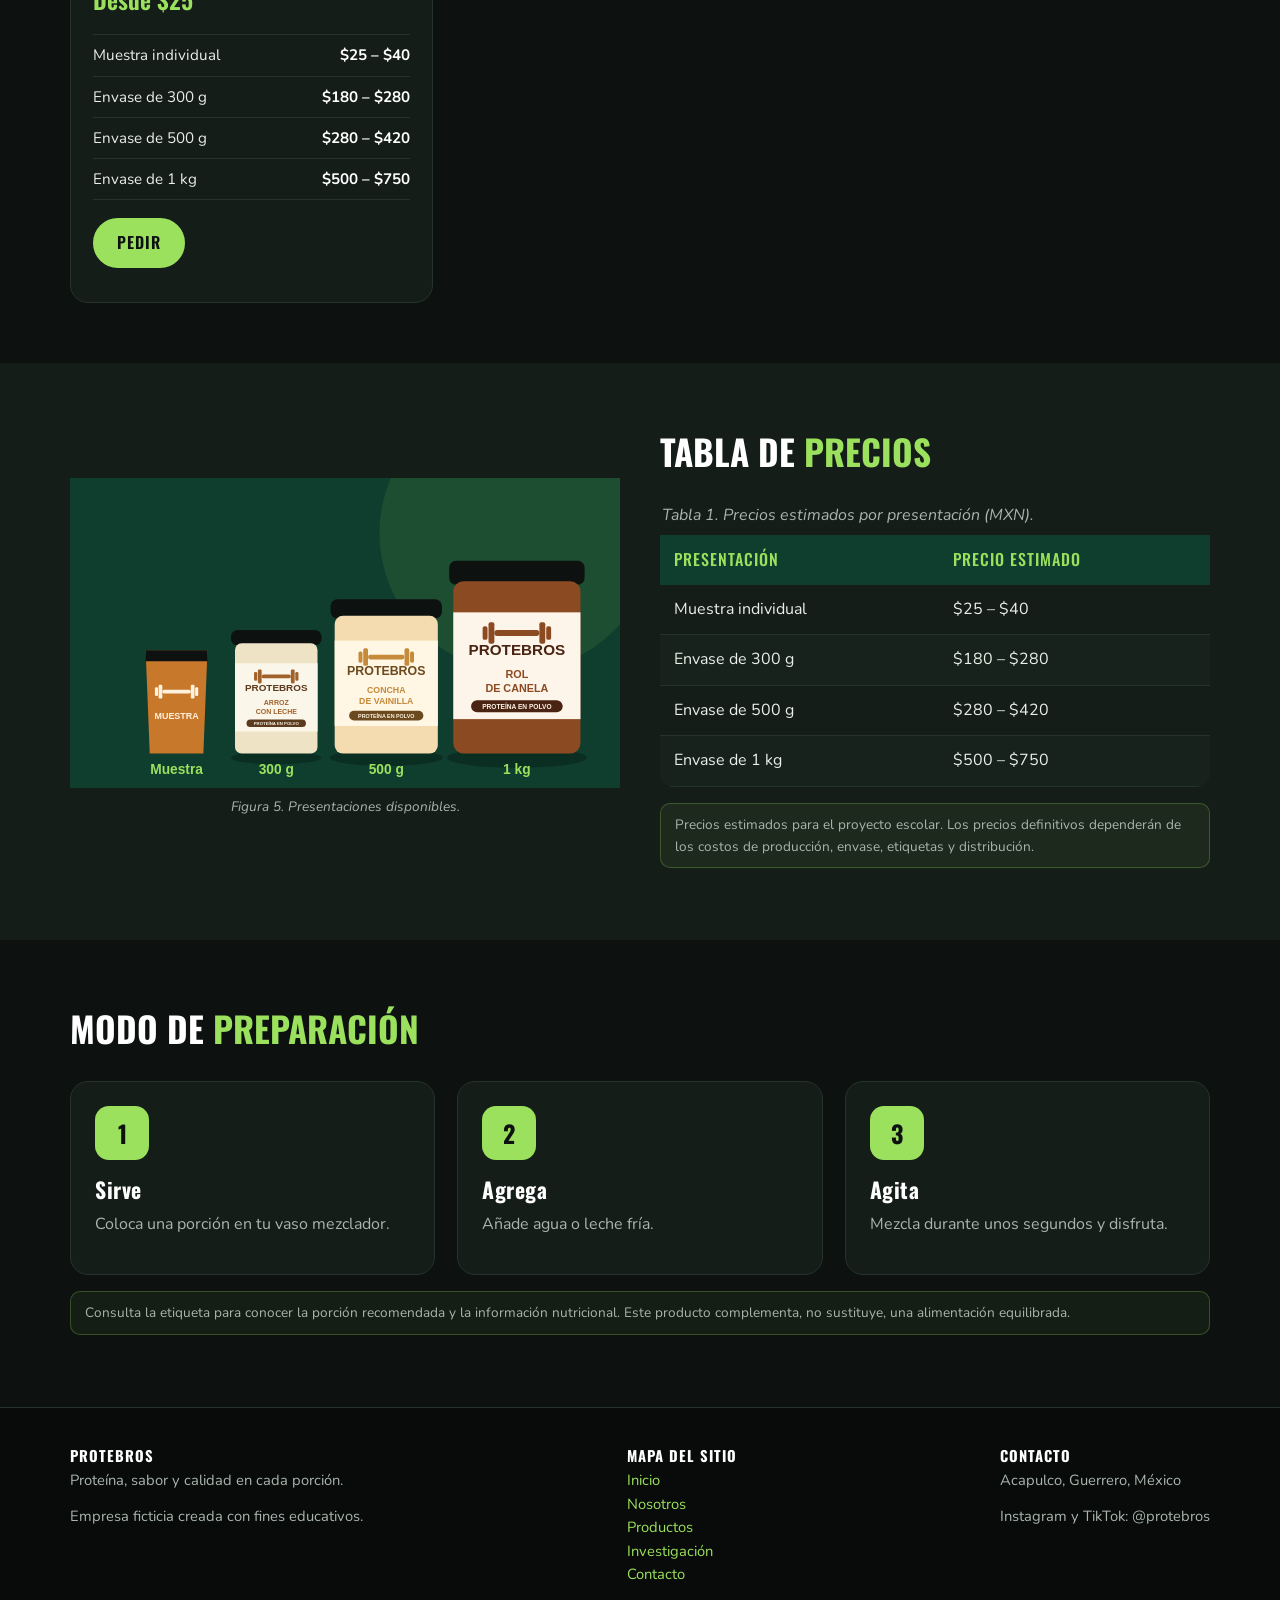
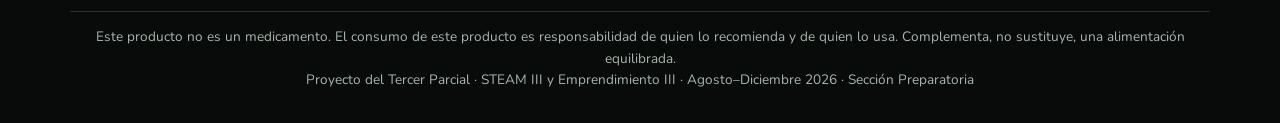
<file: Pagina-web-ProteBros/productos.html>
<!DOCTYPE html>
<html lang="es">
<head>
  <meta charset="UTF-8">
  <meta name="viewport" content="width=device-width, initial-scale=1.0">
  <meta name="description" content="Sabores, presentaciones y precios de la proteína ProteBros.">
  <title>Productos | ProteBros</title>
  <link rel="icon" type="image/svg+xml" href="img/logo.svg">
  <link rel="preconnect" href="https://fonts.googleapis.com">
  <link rel="preconnect" href="https://fonts.gstatic.com" crossorigin>
  <link rel="stylesheet" href="https://fonts.googleapis.com/css2?family=Oswald:wght@500;600;700&family=Nunito:wght@400;600;700&display=swap">
  <link rel="stylesheet" href="css/estilos.css">
</head>
<body>
  <header class="sitio">
    <div class="contenedor">
      <a class="marca" href="index.html" aria-label="ProteBros, ir al inicio">
        <img src="img/logo.svg" alt="Logotipo de ProteBros">
        <span>PROTE<b>BROS</b></span>
      </a>
      <nav aria-label="Navegación principal">
        <ul>
        <li><a href="index.html">Inicio</a></li>
        <li><a href="nosotros.html">Nosotros</a></li>
        <li><a href="productos.html" class="activo" aria-current="page">Productos</a></li>
        <li><a href="investigacion.html">Investigación</a></li>
        <li><a href="contacto.html">Contacto</a></li>
        </ul>
      </nav>
    </div>
  </header>

  <main>
    <div class="titulo-pagina">
      <div class="contenedor">
        <h1>Productos</h1>
        <p>Cuatro sabores, cuatro presentaciones</p>
      </div>
    </div>

    <section>
      <div class="contenedor">
        <h2>Nuestros <span>sabores</span></h2>
        <p class="intro">Todos los sabores están disponibles en las cuatro presentaciones. Los precios son estimaciones iniciales en pesos mexicanos (MXN).</p>
        <div class="productos">
          <article class="tarjeta producto">
            <figure>
              <img src="img/sabor-arroz.svg" alt="Bote de proteína ProteBros sabor arroz con leche" width="800" height="450">
              <figcaption>Figura 1. Sabor arroz con leche.</figcaption>
            </figure>
            <div class="cuerpo">
              <h3>Arroz con leche</h3>
              <p>Inspirado en el postre casero con canela. Envase en tonos crema y beige.</p>
              <p class="desde">Desde $25</p>
              <ul class="lista-precios">
                <li><span>Muestra individual</span><span>$25 – $40</span></li>
                <li><span>Envase de 300 g</span><span>$180 – $280</span></li>
                <li><span>Envase de 500 g</span><span>$280 – $420</span></li>
                <li><span>Envase de 1 kg</span><span>$500 – $750</span></li>
              </ul>
              <a class="boton" href="contacto.html">Pedir</a>
            </div>
          </article>
          <article class="tarjeta producto">
            <figure>
              <img src="img/sabor-concha.svg" alt="Bote de proteína ProteBros sabor concha de vainilla" width="800" height="450">
              <figcaption>Figura 2. Sabor concha de vainilla.</figcaption>
            </figure>
            <div class="cuerpo">
              <h3>Concha de vainilla</h3>
              <p>El sabor del pan dulce mexicano. Envase en tonos vainilla y crema.</p>
              <p class="desde">Desde $25</p>
              <ul class="lista-precios">
                <li><span>Muestra individual</span><span>$25 – $40</span></li>
                <li><span>Envase de 300 g</span><span>$180 – $280</span></li>
                <li><span>Envase de 500 g</span><span>$280 – $420</span></li>
                <li><span>Envase de 1 kg</span><span>$500 – $750</span></li>
              </ul>
              <a class="boton" href="contacto.html">Pedir</a>
            </div>
          </article>
          <article class="tarjeta producto">
            <figure>
              <img src="img/sabor-churro.svg" alt="Bote de proteína ProteBros sabor churro" width="800" height="450">
              <figcaption>Figura 3. Sabor churro.</figcaption>
            </figure>
            <div class="cuerpo">
              <h3>Churro</h3>
              <p>Azúcar y canela, como recién salido. Envase en tonos caramelo y café.</p>
              <p class="desde">Desde $25</p>
              <ul class="lista-precios">
                <li><span>Muestra individual</span><span>$25 – $40</span></li>
                <li><span>Envase de 300 g</span><span>$180 – $280</span></li>
                <li><span>Envase de 500 g</span><span>$280 – $420</span></li>
                <li><span>Envase de 1 kg</span><span>$500 – $750</span></li>
              </ul>
              <a class="boton" href="contacto.html">Pedir</a>
            </div>
          </article>
          <article class="tarjeta producto">
            <figure>
              <img src="img/sabor-rol.svg" alt="Bote de proteína ProteBros sabor rol de canela" width="800" height="450">
              <figcaption>Figura 4. Sabor rol de canela.</figcaption>
            </figure>
            <div class="cuerpo">
              <h3>Rol de canela</h3>
              <p>Canela con un toque de glaseado. Envase en tonos crema y canela.</p>
              <p class="desde">Desde $25</p>
              <ul class="lista-precios">
                <li><span>Muestra individual</span><span>$25 – $40</span></li>
                <li><span>Envase de 300 g</span><span>$180 – $280</span></li>
                <li><span>Envase de 500 g</span><span>$280 – $420</span></li>
                <li><span>Envase de 1 kg</span><span>$500 – $750</span></li>
              </ul>
              <a class="boton" href="contacto.html">Pedir</a>
            </div>
          </article>
        </div>
      </div>
    </section>

    <section class="alterna">
      <div class="contenedor dos-columnas">
        <figure>
          <img src="img/presentaciones.svg" alt="Presentaciones de ProteBros: muestra, 300 g, 500 g y 1 kg" width="800" height="450">
          <figcaption>Figura 5. Presentaciones disponibles.</figcaption>
        </figure>
        <div>
          <h2>Tabla de <span>precios</span></h2>
          <table>
            <caption>Tabla 1. Precios estimados por presentación (MXN).</caption>
            <thead><tr><th scope="col">Presentación</th><th scope="col">Precio estimado</th></tr></thead>
            <tbody>
              <tr><td>Muestra individual</td><td>$25 – $40</td></tr>
              <tr><td>Envase de 300 g</td><td>$180 – $280</td></tr>
              <tr><td>Envase de 500 g</td><td>$280 – $420</td></tr>
              <tr><td>Envase de 1 kg</td><td>$500 – $750</td></tr>
            </tbody>
          </table>
          <p class="nota">Precios estimados para el proyecto escolar. Los precios definitivos dependerán de los costos de producción, envase, etiquetas y distribución.</p>
        </div>
      </div>
    </section>

    <section>
      <div class="contenedor">
        <h2>Modo de <span>preparación</span></h2>
        <div class="rejilla" style="margin-top:24px">
          <article class="tarjeta"><div class="icono">1</div><h3>Sirve</h3><p>Coloca una porción en tu vaso mezclador.</p></article>
          <article class="tarjeta"><div class="icono">2</div><h3>Agrega</h3><p>Añade agua o leche fría.</p></article>
          <article class="tarjeta"><div class="icono">3</div><h3>Agita</h3><p>Mezcla durante unos segundos y disfruta.</p></article>
        </div>
        <p class="nota">Consulta la etiqueta para conocer la porción recomendada y la información nutricional. Este producto complementa, no sustituye, una alimentación equilibrada.</p>
      </div>
    </section>

  </main>

  <footer class="sitio">
    <div class="contenedor">
      <div>
        <strong>ProteBros</strong>
        <p>Proteína, sabor y calidad en cada porción.</p>
        <p>Empresa ficticia creada con fines educativos.</p>
      </div>
      <div>
        <strong>Mapa del sitio</strong>
        <ul>
          <li><a href="index.html">Inicio</a></li>
          <li><a href="nosotros.html">Nosotros</a></li>
          <li><a href="productos.html">Productos</a></li>
          <li><a href="investigacion.html">Investigación</a></li>
          <li><a href="contacto.html">Contacto</a></li>
        </ul>
      </div>
      <div>
        <strong>Contacto</strong>
        <p>Acapulco, Guerrero, México</p>
        <p>Instagram y TikTok: @protebros</p>
      </div>
      <p class="legal">Este producto no es un medicamento. El consumo de este producto es responsabilidad de quien lo recomienda y de quien lo usa. Complementa, no sustituye, una alimentación equilibrada.<br>Proyecto del Tercer Parcial &middot; STEAM III y Emprendimiento III &middot; Agosto&ndash;Diciembre 2026 &middot; Sección Preparatoria</p>
    </div>
  </footer>
</body>
</html>
</file>
<file: Pagina-web-ProteBros/css/estilos.css>
/* ProteBros - Hoja de estilos común a todas las páginas */
:root {
  --negro: #0d1210;
  --negro2: #151d19;
  --verde: #0f3d2e;
  --verde2: #1b5a43;
  --lima: #9be15d;
  --lima-osc: #6fb52f;
  --crema: #f6efe2;
  --caramelo: #c8782a;
  --texto: #e9efe9;
  --gris: #a9b5ad;
  --borde: #26332c;
}

* { box-sizing: border-box; margin: 0; padding: 0; }
html { scroll-behavior: smooth; }

body {
  font-family: "Nunito", Arial, Helvetica, sans-serif;
  background: var(--negro);
  color: var(--texto);
  line-height: 1.6;
}

img { max-width: 100%; height: auto; display: block; }
a { color: var(--lima); }
.contenedor { width: min(1140px, 92%); margin: 0 auto; }

h1, h2, h3, .marca span, nav a, .boton { font-family: "Oswald", Arial, sans-serif; }

/* ---------- Encabezado ---------- */
header.sitio {
  position: sticky; top: 0; z-index: 20;
  background: rgba(13, 18, 16, 0.92);
  backdrop-filter: blur(8px);
  border-bottom: 1px solid var(--borde);
}
header.sitio .contenedor { display: flex; align-items: center; justify-content: space-between; flex-wrap: wrap; gap: 10px; padding: 10px 0; }
.marca { display: flex; align-items: center; gap: 10px; text-decoration: none; }
.marca img { width: 48px; height: 48px; }
.marca span { color: #fff; font-size: 1.5rem; font-weight: 700; letter-spacing: 1px; }
.marca span b { color: var(--lima); }

nav ul { list-style: none; display: flex; flex-wrap: wrap; gap: 4px; }
nav a {
  display: block; color: var(--texto); text-decoration: none; text-transform: uppercase;
  font-size: 0.95rem; letter-spacing: 1px; padding: 8px 14px; border-radius: 30px;
  transition: background 0.2s, color 0.2s;
}
nav a:hover { background: var(--verde); }
nav a.activo { background: var(--lima); color: var(--negro); font-weight: 600; }

/* ---------- Portada ---------- */
.hero {
  background: radial-gradient(circle at 80% 20%, rgba(155, 225, 93, 0.18), transparent 45%), linear-gradient(160deg, var(--verde) 0%, var(--negro) 70%);
  padding: 70px 0 60px;
}
.hero .contenedor { display: grid; grid-template-columns: 1.05fr 1fr; gap: 40px; align-items: center; }
.etiqueta { display: inline-block; background: rgba(155, 225, 93, 0.15); color: var(--lima); border: 1px solid rgba(155, 225, 93, 0.4); padding: 4px 14px; border-radius: 30px; font-weight: 700; font-size: 0.85rem; letter-spacing: 1px; text-transform: uppercase; margin-bottom: 16px; }
.hero h1 { font-size: 3.4rem; line-height: 1.05; text-transform: uppercase; margin-bottom: 18px; }
.hero h1 span { color: var(--lima); }
.hero p { font-size: 1.15rem; color: #cfdad2; margin-bottom: 26px; max-width: 560px; }
.hero figure img { border-radius: 20px; box-shadow: 0 30px 60px rgba(0, 0, 0, 0.5); }

.boton {
  display: inline-block; background: var(--lima); color: var(--negro); text-decoration: none; text-transform: uppercase;
  font-weight: 600; letter-spacing: 1px; padding: 12px 28px; border-radius: 40px; margin: 0 10px 10px 0;
  border: 2px solid var(--lima); transition: transform 0.2s, background 0.2s;
}
.boton:hover { transform: translateY(-2px); background: #b6f07f; }
.boton.secundario { background: transparent; color: var(--lima); }
.boton.secundario:hover { background: rgba(155, 225, 93, 0.12); }

/* Encabezado de páginas internas */
.titulo-pagina { background: linear-gradient(160deg, var(--verde) 0%, var(--negro) 80%); padding: 56px 0 46px; text-align: center; border-bottom: 1px solid var(--borde); }
.titulo-pagina h1 { font-size: 2.8rem; text-transform: uppercase; }
.titulo-pagina p { color: var(--gris); margin-top: 6px; font-size: 1.1rem; }

/* ---------- Secciones ---------- */
main section { padding: 60px 0; }
main section.alterna { background: var(--negro2); }
h2 { font-size: 2.2rem; text-transform: uppercase; color: #fff; margin-bottom: 6px; }
h2 span { color: var(--lima); }
h3 { font-size: 1.35rem; color: #fff; margin: 12px 0 6px; letter-spacing: 0.5px; }
p { margin-bottom: 12px; }
.intro { color: var(--gris); max-width: 760px; margin: 10px 0 30px; font-size: 1.05rem; }
.centrado { text-align: center; }
.centrado .intro { margin-left: auto; margin-right: auto; }

.rejilla { display: grid; grid-template-columns: repeat(auto-fit, minmax(240px, 1fr)); gap: 22px; }
.dos-columnas { display: grid; grid-template-columns: 1fr 1fr; gap: 40px; align-items: center; }

.tarjeta {
  background: var(--negro2); border: 1px solid var(--borde); border-radius: 18px; padding: 24px;
  transition: transform 0.25s, border-color 0.25s, box-shadow 0.25s;
}
.tarjeta:hover { transform: translateY(-5px); border-color: var(--lima); box-shadow: 0 16px 34px rgba(0, 0, 0, 0.45); }
.tarjeta h3 { margin-top: 0; }
.tarjeta p { color: var(--gris); }
.icono { width: 54px; height: 54px; border-radius: 14px; background: var(--lima); color: var(--negro); font-family: "Oswald", sans-serif; font-weight: 700; font-size: 1.5rem; display: flex; align-items: center; justify-content: center; margin-bottom: 12px; }

figure figcaption { font-size: 0.85rem; color: var(--gris); text-align: center; font-style: italic; padding: 8px; }

/* ---------- Carrusel ---------- */
.carrusel { position: relative; max-width: 920px; margin: 0 auto; }
.carrusel-ventana { overflow: hidden; border-radius: 22px; border: 1px solid var(--borde); box-shadow: 0 24px 50px rgba(0, 0, 0, 0.5); }
.carrusel-pista { display: flex; transition: transform 0.8s cubic-bezier(.65, 0, .35, 1); }
.diapositiva { flex: 0 0 100%; background: var(--negro2); }
.diapositiva img { width: 100%; aspect-ratio: 16 / 9; object-fit: cover; }
.carrusel-boton {
  position: absolute; top: calc(50% - 20px); transform: translateY(-50%);
  width: 48px; height: 48px; border-radius: 50%; border: none; cursor: pointer;
  background: var(--lima); color: var(--negro); font-size: 1.3rem; font-weight: bold;
  box-shadow: 0 6px 16px rgba(0, 0, 0, 0.4); transition: transform 0.2s;
}
.carrusel-boton:hover { transform: translateY(-50%) scale(1.1); }
.carrusel-anterior { left: -18px; }
.carrusel-siguiente { right: -18px; }
.carrusel-puntos { display: flex; justify-content: center; gap: 10px; margin-top: 18px; }
.carrusel-puntos button { width: 12px; height: 12px; border-radius: 6px; border: none; background: #3a4a41; cursor: pointer; transition: width 0.3s, background 0.3s; }
.carrusel-puntos button.activo { width: 34px; background: var(--lima); }

/* ---------- Productos ---------- */
.productos { display: grid; grid-template-columns: repeat(auto-fit, minmax(300px, 1fr)); gap: 26px; }
.producto { padding: 0; overflow: hidden; display: flex; flex-direction: column; }
.producto img { width: 100%; aspect-ratio: 16 / 9; object-fit: cover; }
.producto .cuerpo { padding: 20px 22px 24px; display: flex; flex-direction: column; flex: 1; }
.producto .desde { color: var(--lima); font-family: "Oswald", sans-serif; font-size: 1.5rem; font-weight: 600; margin-bottom: 10px; }
.lista-precios { list-style: none; margin: 6px 0 18px; border-top: 1px solid var(--borde); }
.lista-precios li { display: flex; justify-content: space-between; padding: 8px 0; border-bottom: 1px solid var(--borde); color: var(--texto); font-size: 0.95rem; }
.lista-precios li span:last-child { font-weight: 700; color: #fff; }
.producto .boton { align-self: flex-start; margin-top: auto; padding: 10px 22px; }

table { width: 100%; border-collapse: collapse; margin-top: 18px; border-radius: 14px; overflow: hidden; }
caption { text-align: left; color: var(--gris); font-style: italic; padding: 6px 2px; }
th { background: var(--verde); color: var(--lima); text-align: left; padding: 12px 14px; font-family: "Oswald", sans-serif; letter-spacing: 1px; text-transform: uppercase; font-weight: 500; }
td { padding: 12px 14px; border-bottom: 1px solid var(--borde); background: var(--negro2); }
tr:nth-child(even) td { background: #18221d; }

/* ---------- Bloques ---------- */
.destacado { background: var(--negro2); border-left: 6px solid var(--lima); padding: 22px 26px; border-radius: 0 16px 16px 0; font-size: 1.15rem; margin: 18px 0; }
.foda { display: grid; grid-template-columns: 1fr 1fr; gap: 18px; }
.foda .tarjeta ul { margin-left: 18px; color: var(--gris); }
.foda .f h3 { color: var(--lima); } .foda .o h3 { color: #6fd3ff; } .foda .d h3 { color: #ffb15c; } .foda .a h3 { color: #ff7a7a; }

.nota { font-size: 0.85rem; color: var(--gris); background: rgba(155, 225, 93, 0.06); border: 1px solid rgba(155, 225, 93, 0.25); padding: 10px 14px; border-radius: 10px; margin-top: 16px; }

/* ---------- Video ---------- */
.video { max-width: 920px; margin: 0 auto; }
.video-marco { position: relative; aspect-ratio: 16 / 9; border-radius: 22px; overflow: hidden; border: 1px solid var(--borde); background: var(--verde); box-shadow: 0 24px 50px rgba(0, 0, 0, 0.5); }
.video-marco video, .video-marco iframe { position: absolute; inset: 0; width: 100%; height: 100%; border: 0; background: var(--negro); }

/* ---------- Contacto ---------- */
form { background: var(--negro2); border: 1px solid var(--borde); border-radius: 18px; padding: 26px; }
label { display: block; font-weight: 700; margin: 12px 0 4px; color: #fff; }
input, select, textarea { width: 100%; padding: 11px 13px; border-radius: 10px; border: 1px solid #34443b; background: var(--negro); color: var(--texto); font-family: inherit; font-size: 1rem; }
input:focus, select:focus, textarea:focus { outline: 2px solid var(--lima); border-color: var(--lima); }
textarea { min-height: 120px; resize: vertical; }
form button { margin-top: 16px; cursor: pointer; font-size: 1rem; }
.datos { list-style: none; }
.datos li { padding: 12px 0; border-bottom: 1px solid var(--borde); }
.datos strong { display: block; color: var(--lima); font-family: "Oswald", sans-serif; letter-spacing: 1px; text-transform: uppercase; }

/* ---------- Pie ---------- */
footer.sitio { background: #080b0a; border-top: 1px solid var(--borde); padding: 36px 0 20px; font-size: 0.92rem; color: var(--gris); }
footer.sitio .contenedor { display: flex; flex-wrap: wrap; justify-content: space-between; gap: 24px; }
footer.sitio strong { color: #fff; font-family: "Oswald", sans-serif; letter-spacing: 1px; text-transform: uppercase; }
footer.sitio ul { list-style: none; }
footer.sitio a { color: var(--lima); text-decoration: none; }
footer.sitio .legal { width: 100%; border-top: 1px solid var(--borde); padding-top: 14px; text-align: center; font-size: 0.85rem; }

@media (max-width: 820px) {
  .hero .contenedor, .dos-columnas, .foda { grid-template-columns: 1fr; }
  .hero h1 { font-size: 2.5rem; }
  header.sitio { position: static; }
  .carrusel-anterior { left: 8px; } .carrusel-siguiente { right: 8px; }
  .carrusel-boton { width: 40px; height: 40px; }
}
</file>
